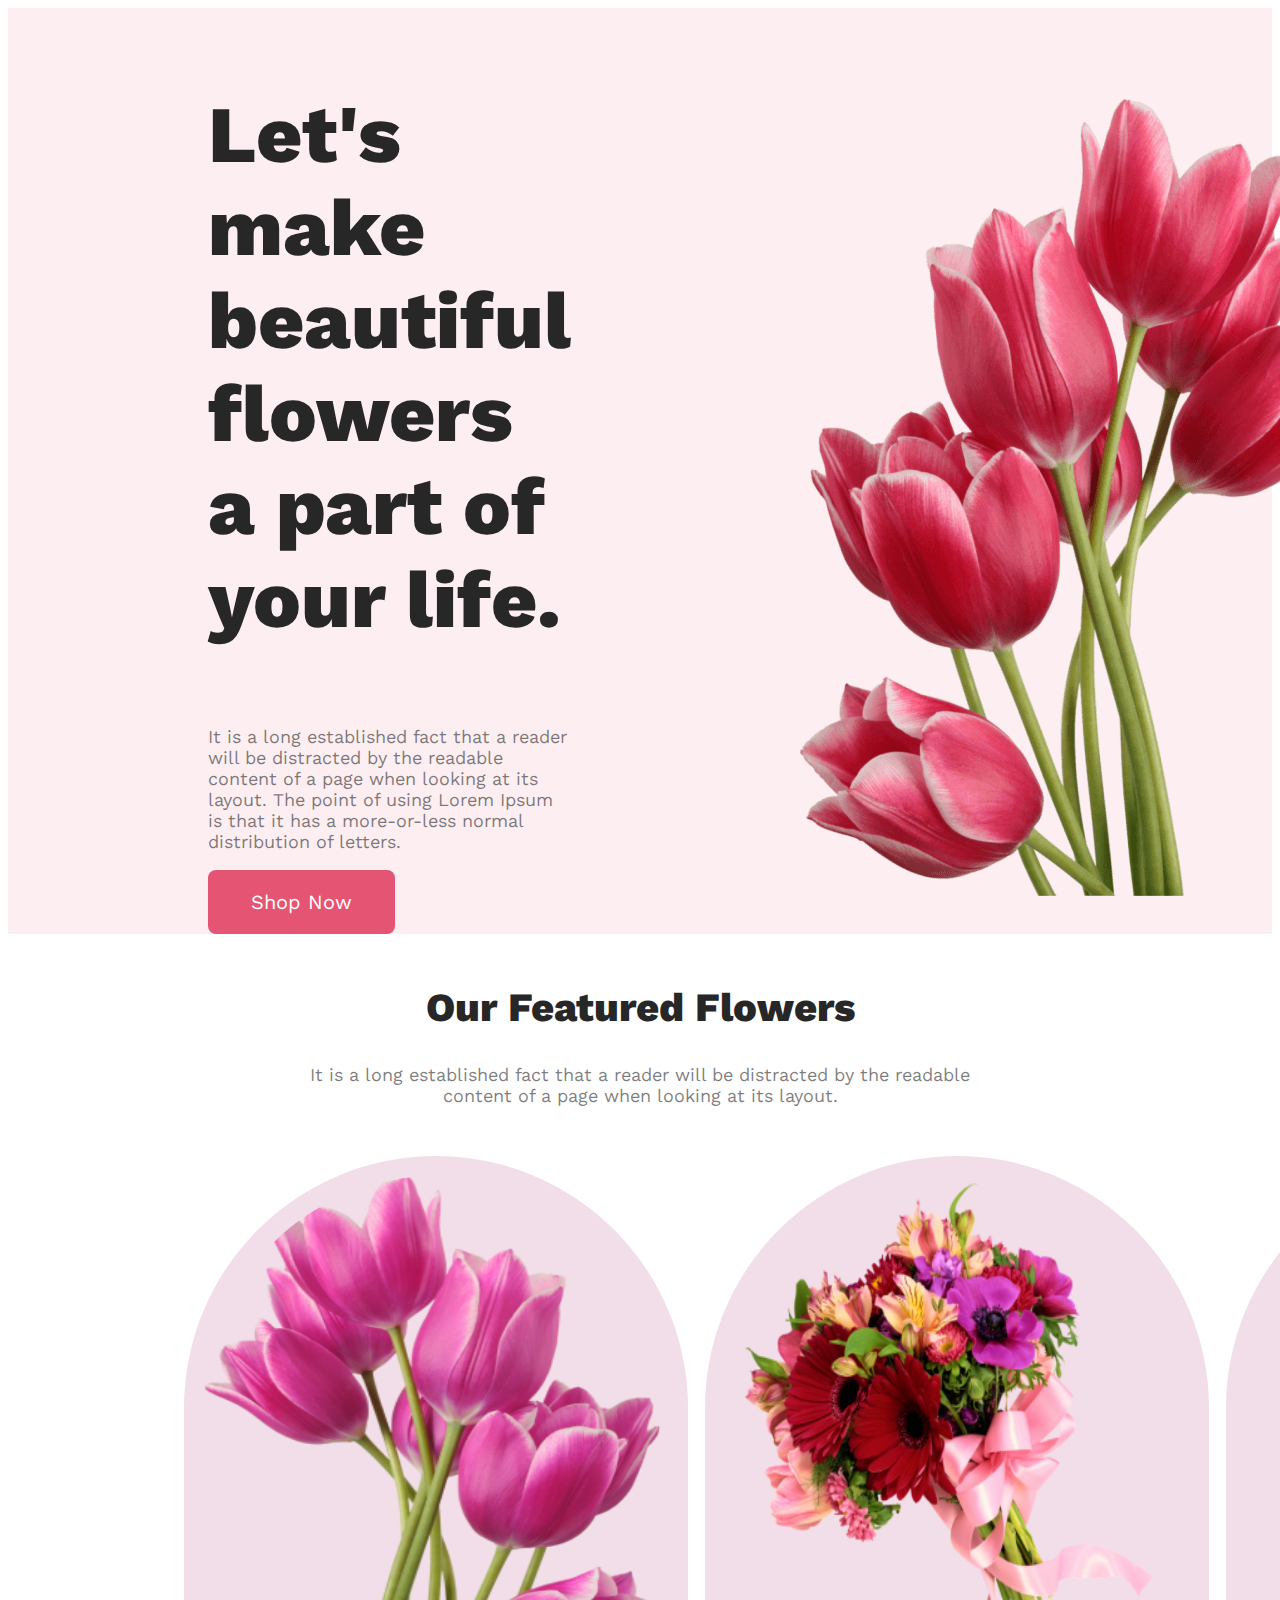
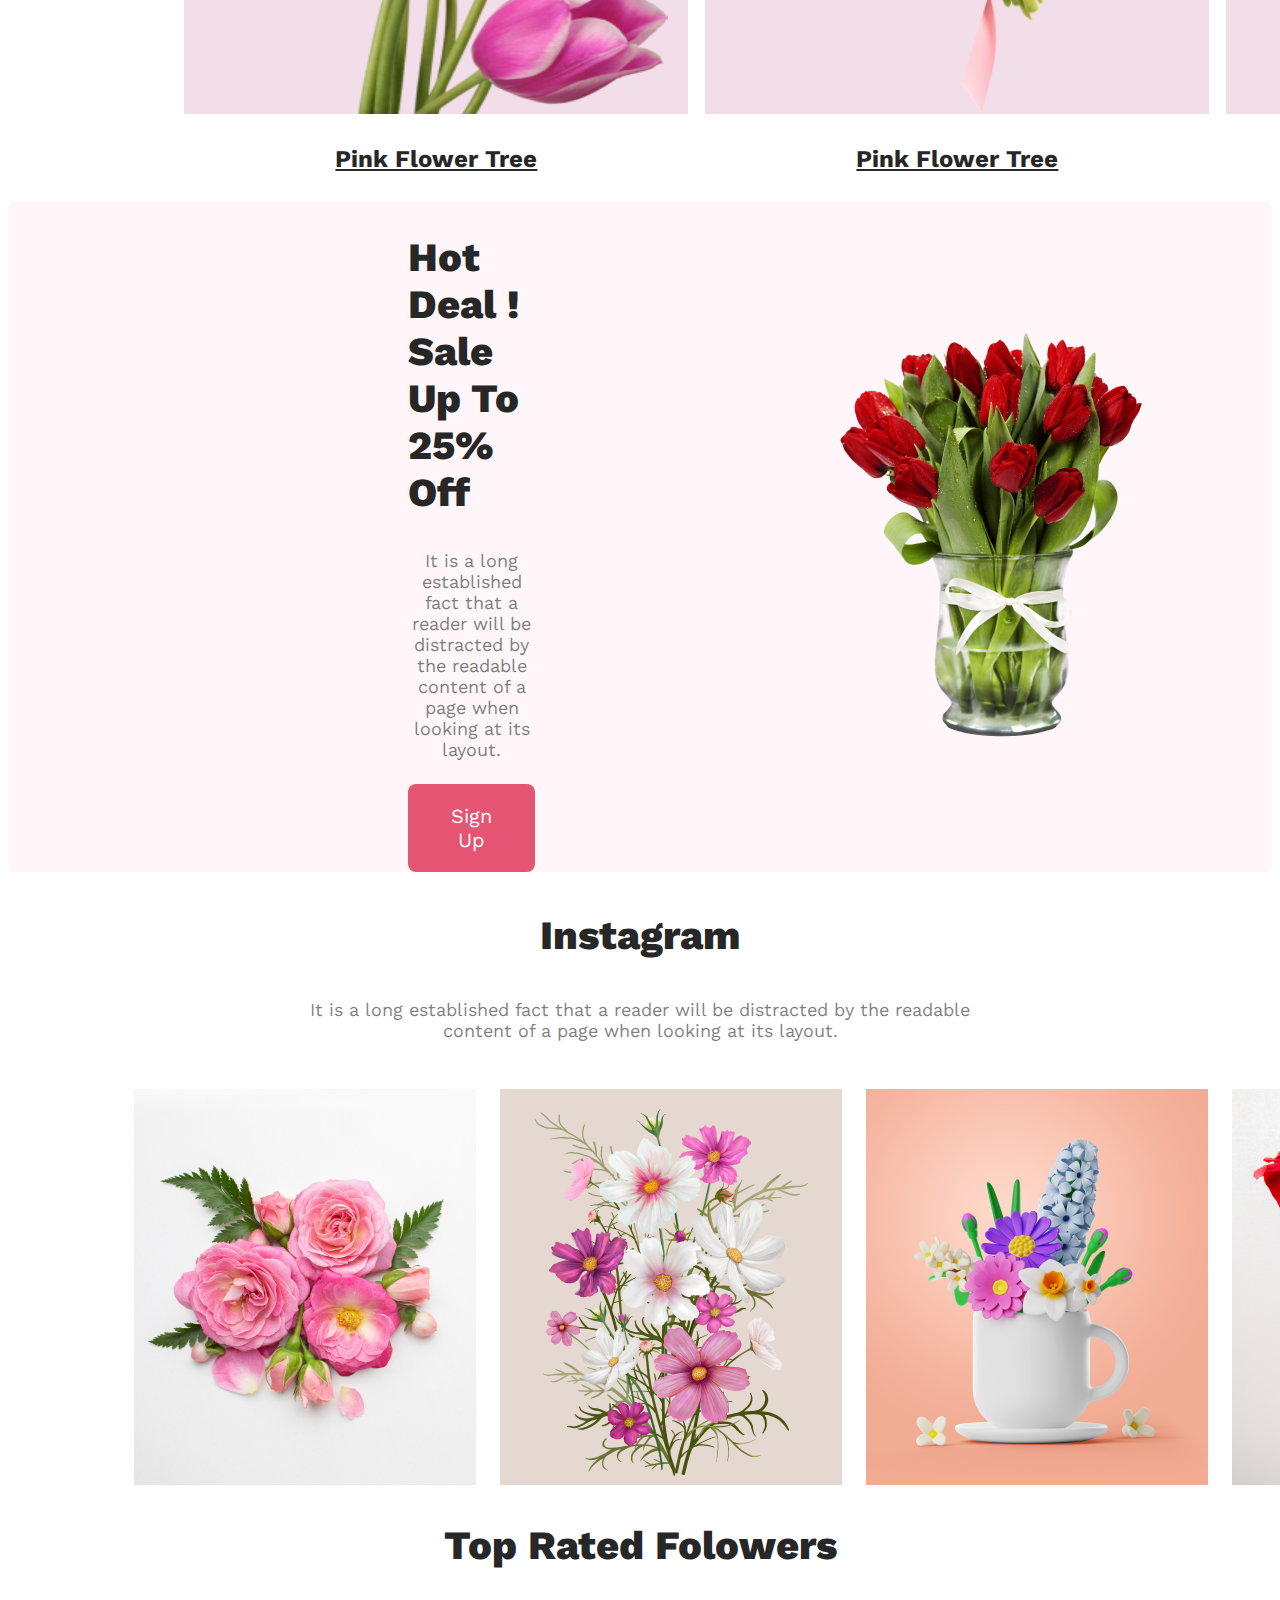
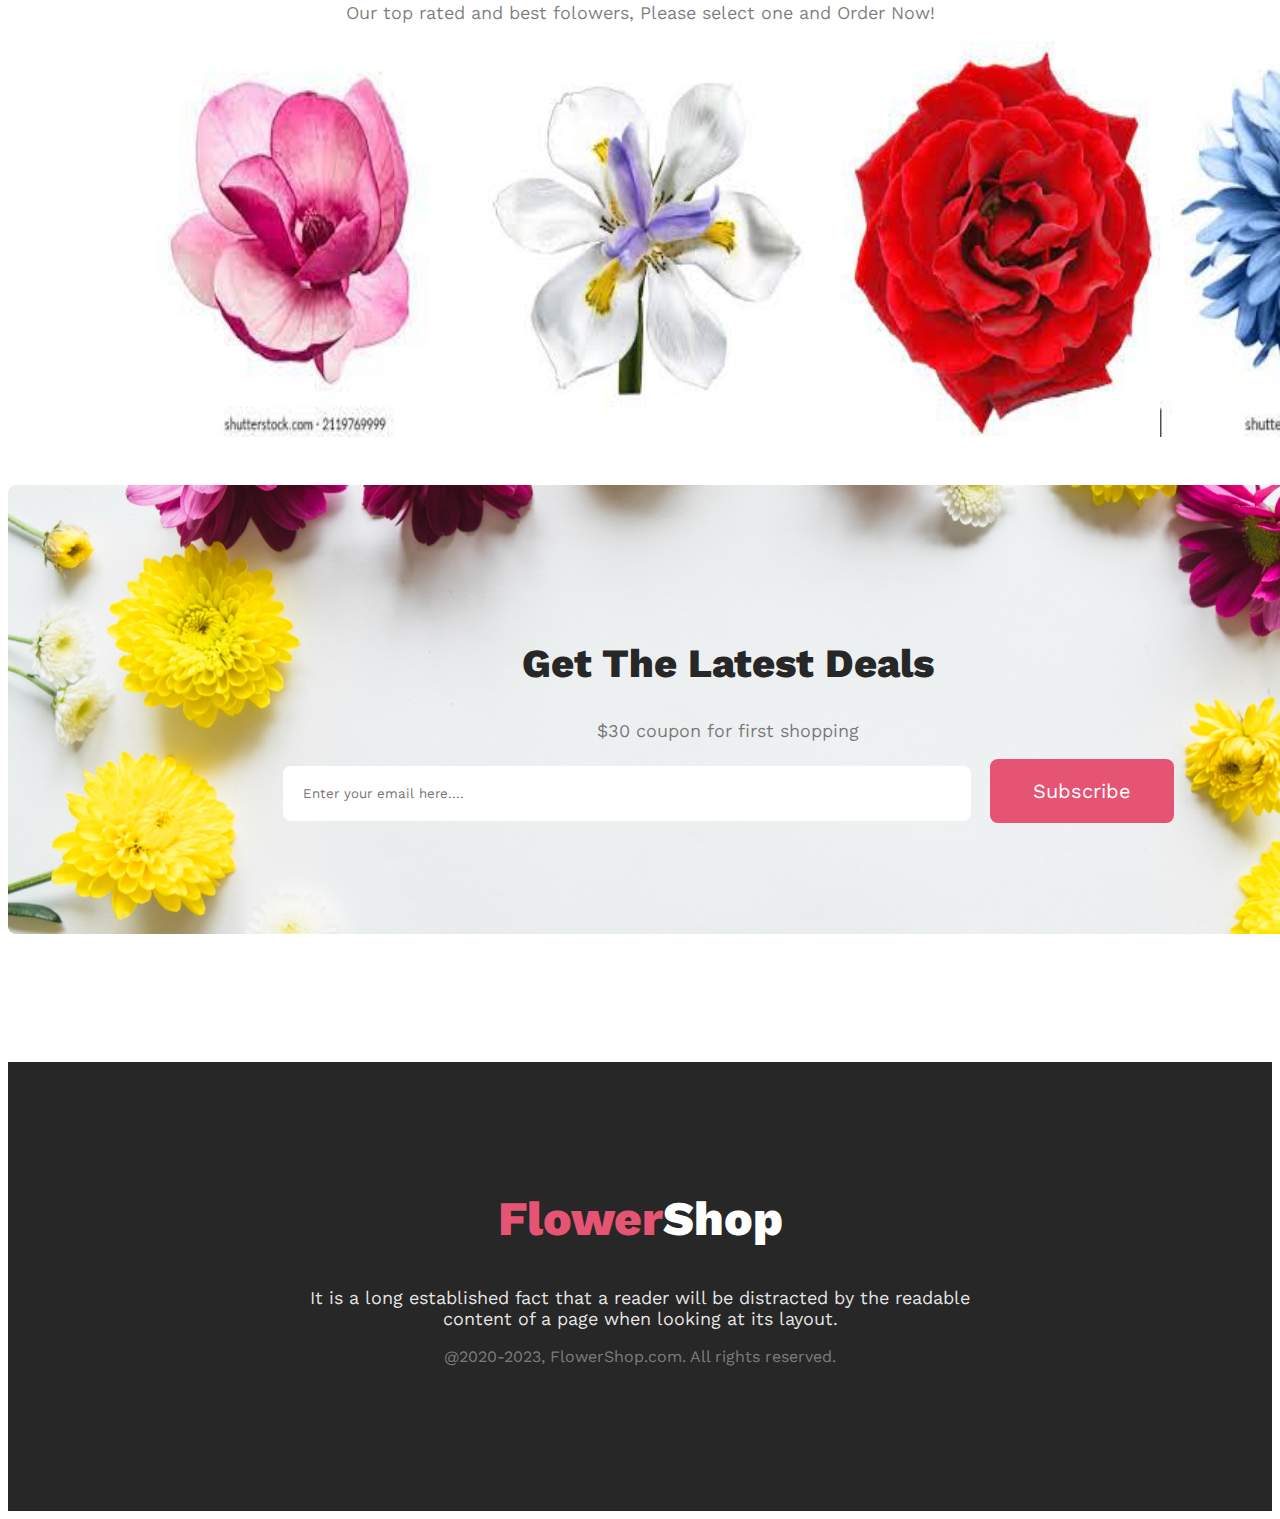
<file: index.html>
<!DOCTYPE html>
<html lang="en">

<head>
    <meta charset="UTF-8">
    <meta name="viewport" content="width=device-width, initial-scale=1.0">
    <title>Beautiful Flowers Website</title>

    <link rel="preconnect" href="https://fonts.googleapis.com">
    <link rel="preconnect" href="https://fonts.gstatic.com" crossorigin>
    <link href="https://fonts.googleapis.com/css2?family=Work+Sans:wght@400;700;800&display=swap" rel="stylesheet">

    <link rel="stylesheet" href="style.css">
</head>

<body>
    <!-- header section started -->
    <header>
        <div class="header-content">
            <div class="header">
                <h3 class="header-title">Let's make beautiful flowers a part of your life.</h3>
                <p class="header-description">It is a long established fact that a reader will be distracted by the
                    readable content of a page when looking at its layout. The point of using Lorem Ipsum is that it has
                    a more-or-less normal distribution of letters.</p>
                <button class="primary-btn-color">Shop Now</button>
            </div>
            <img class="header-img" src="image/pngwing 10.png" alt="">
        </div>
    </header>

    <main>
        <!-- first section started -->
        <section class="featured-folower-container">
            <div class="folower-info">
                <h2 class="folower-title">Our Featured Flowers</h2>
                <p class="folower-description">It is a long established fact that a reader will be distracted by the
                    readable <br> content of a page when looking at its layout.</p>
            </div>
            <div class="image-container">
                <div>
                    <img class="img-primary" src="image/pngwing 6.png" alt="">
                    <p class="img-discription">Pink Flower Tree</p>
                </div>
                <div>
                    <img class="img-primary" src="image/pngwing 5.png" alt="">
                    <p class="img-discription">Pink Flower Tree</p>
                </div>
                <div>
                    <img class="img-primary" src="image/pngwing 7.png" alt="">
                    <p class="img-discription">Pink Flower Tree</p>
                </div>
            </div>
        </section>

        <!-- second section started -->
        <section class="hot-container">
            <div class="hot-content">
                <div class="hot-info">
                    <h2 class="hot-title">Hot Deal ! Sale Up To 25% Off</h2>
                    <p class="hot-description">It is a long established fact that a reader will be distracted by the
                        readable content of a page when looking at its layout.</p>
                    <button class="primary-btn-color">Sign Up</button>
                </div>
                <img class="hot-image" src="image/pngwing 8.png" alt="">
            </div>
        </section>



        <!-- third section started -->
        <section class="Instagram-container">
            <div>
                <h3 class="primary-title">Instagram</h3>
                <p class="instagram-description">It is a long established fact that a reader will be distracted by the
                    readable <br> content of a page when looking at its layout.</p>
            </div>
            <div class="instagram-img">
                <div class="instagram-img1">
                    <img src="image/Flower 01.png" alt="">
                </div>

                <div class="instagram-img2">
                    <img src="image/Rectangle 4.png" alt="">
                </div>


                <div class="instagram-img3">
                    <img src="image/Rectangle 5.png" alt="">
                </div>


                <div class="instagram-img4">
                    <img src="image/Rectangle 6.png" alt="">
                </div>
            </div>
        </section>


        <!-- bonus section -->
        <section class="bonus-container">
            <div class="bonus-content">
                <h2 class="primary-title">Top Rated Folowers</h2>
                <p class="primary-description">Our top rated and best folowers, Please select one and Order Now!
                </p>
            </div>
            <div class="bonus-img">
                <img class="b-img" src="image/pic-5.jpg" alt="">
                <img class="b-img" src="image/pic-8.jpg" alt="">
                <img class="b-img" src="image/pic-4.jpg" alt="">
                <img class="b-img" src="image/pic-7.jpg" alt="">
            </div>
        </section>

        <!-- four section started -->
        <section class="get-deal-container">
            <div class="get-deal-content">
                <h2 class="get-deal-title">Get The Latest Deals</h2>
                <p class="get-deal-description">$30 coupon for first shopping</p>
                <div class="get-deal-form">
                    <input class="input-box" type="text" placeholder="Enter your email here....">
                    <button class="primary-btn-color">Subscribe</button>
                </div>
            </div>
        </section>
    </main>
    <footer>
        <!-- footer section started -->
        <div class="footer">
            <h2 class="shop-title"><span class="color">Flower</span>Shop</h2>
            <p class="shop-description">It is a long established fact that a reader will be distracted by the readable
                <br>
                content of a page when looking at its layout.
            </p>
            <p class="footer-description">@2020-2023, FlowerShop.com. All rights reserved. </p>
        </div>
    </footer>
</body>

</html>
</file>
<file: style.css>
/* all section(shared)related style */
* {
    font-family: 'Work Sans', sans-serif;
}

.primary-btn-color {
    background: #E55473;
    border-radius: 8px;
    color: #FFF;
    font-size: 20px;
    padding: 20px 43px;
    border-style: none;
}

.primary-title {
    color: #272727;
    text-align: center;
    font-size: 40px;
    font-weight: 800;
}

.primary-description {
    color: rgba(39, 39, 39, 0.60);
    text-align: center;
    font-size: 18px;
    font-weight: 400;
}



/* header related style */
.header-title {
    color: #272727;
    font-size: 80px;
    font-weight: 800;
}

.header-description {
    color: rgba(39, 39, 39, 0.60);
    font-size: 18px;
    font-weight: 400;
}

.header-content {
    display: flex;
    justify-content: space-between;
    background: rgba(229, 84, 115, 0.10);
    align-items: center;
}

.header {
    margin: 0 200px 0 200px;
}

.header-img {
    width: 635px;
    height: 800px;
    margin: 50px 200px 0 0;
}


/* first section style */
.featured-folower-container {
    width: 80%;
    margin: 0 auto;
}

.folower-title {
    color: #272727;
    text-align: center;
    font-size: 40px;
    font-weight: 800;
    margin-top: 50px;
}

.folower-description {
    color: rgba(39, 39, 39, 0.60);
    text-align: center;
    font-size: 18px;
    font-weight: 400;
}

.image-container {
    margin-top: 50px;
    margin-left: 50px;
    display: flex;
    gap: 17px;
}

.img-primary {
    width: 464px;
    height: 538px;
    border-radius: 300px 300px 0px 0px;
    background: rgba(167, 33, 98, 0.15);
    padding: 20px;
    padding-bottom: 0;
}

.img-discription {
    color: #272727;
    text-align: center;
    font-size: 24px;
    font-weight: 700;
    line-height: 35px;
    text-decoration-line: underline;
}


/* second section syle */
.hot-content {
    display: flex;
    justify-content: space-between;
    margin: 0 400px;
    gap: 200px;
    align-items: center;
}

.hot-container {
    border-radius: 8px;
    background: rgba(229, 84, 115, 0.05);
}

.hot-title {
    color: #272727;
    font-size: 40px;
    font-weight: 800;
}

.hot-description {
    color: rgba(39, 39, 39, 0.60);
    text-align: center;
    font-size: 18px;
    font-weight: 400;
    margin: 24px 0;
}

.hot-image {
    margin: 100px;
}

.img-content {
    display: flex;
    justify-content: space-between;
    margin: 0 auto;
    gap: 24px;
    width: 342px;
    height: 396px;
    align-items: center;
}

/* third section style */
.Instagram-container {
    width: 80%;
    margin: 0 auto;
}

.instagram-description {
    color: rgba(39, 39, 39, 0.60);
    text-align: center;
    font-size: 18px;
    font-weight: 400;
    margin-bottom: 48px;
}

.instagram-img {
    display: flex;
    justify-content: space-between;
    margin: 0 auto;
    gap: 24px;

}

/* bonus related style */
.bonus-container {
    width: 80%;
    margin: 0 auto;
}

.bonus-img {
    display: flex;
    justify-content: space-between;
    margin: 0 auto;
    /* gap: 24px; */
}

.b-img {
    width: 342px;
    height: 396px;
}


/* four section style */

.get-deal-container {
    width: 1440px;
    height: 449px;
    margin: 0 auto;
    background-image: url('image/get-deal.png');
}

.get-deal-content {
    padding: 122px 0;
    text-align: center;
    margin-top: 48px;
}

.get-deal-title {
    color: #272727;
    text-align: center;
    font-size: 40px;
    font-weight: 800;
}

.get-deal-description {
    color: rgba(39, 39, 39, 0.60);
    text-align: center;
    font-size: 18px;
    font-weight: 400;
}

.input-box {
    border-radius: 8px;
    background: #FFF;
    width: 45%;
    padding: 20px;
    border: none;
    margin-right: 14px;
}

/* footer section style*/
.footer {
    background-color: #272727;
    height: 449px;
    margin: 128px auto 0;
}



.shop-title {
    font-size: 48px;
    font-weight: 800;
    color: #FFFFFF;
    text-align: center;
    padding-top: 128px;
}

.color {
    color: #E55473;
}

.shop-description {
    color: rgba(255, 255, 255, 0.90);
    text-align: center;
    font-size: 18px;
    font-weight: 400;
}

.footer-description {
    color: rgba(255, 255, 255, 0.40);
    text-align: center;
    font-size: 16px;
    font-weight: 400;
}
</file>
